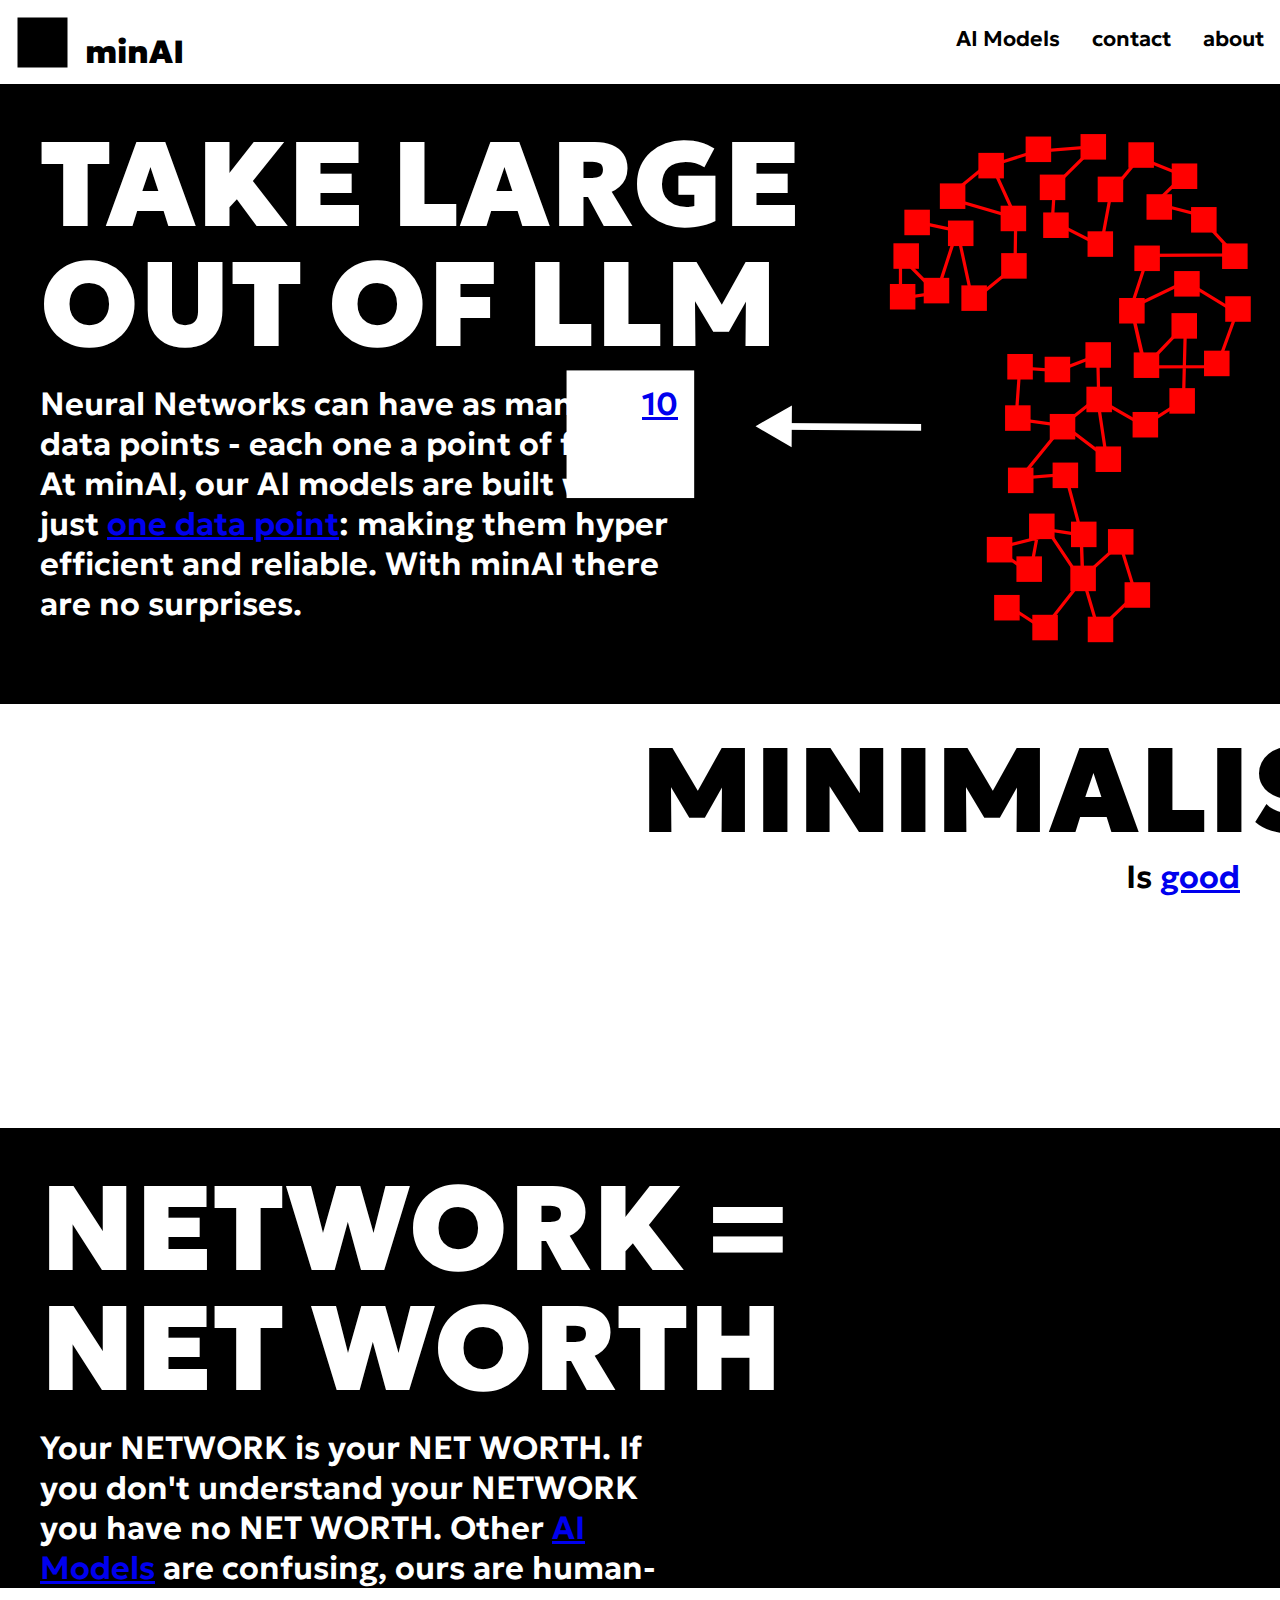
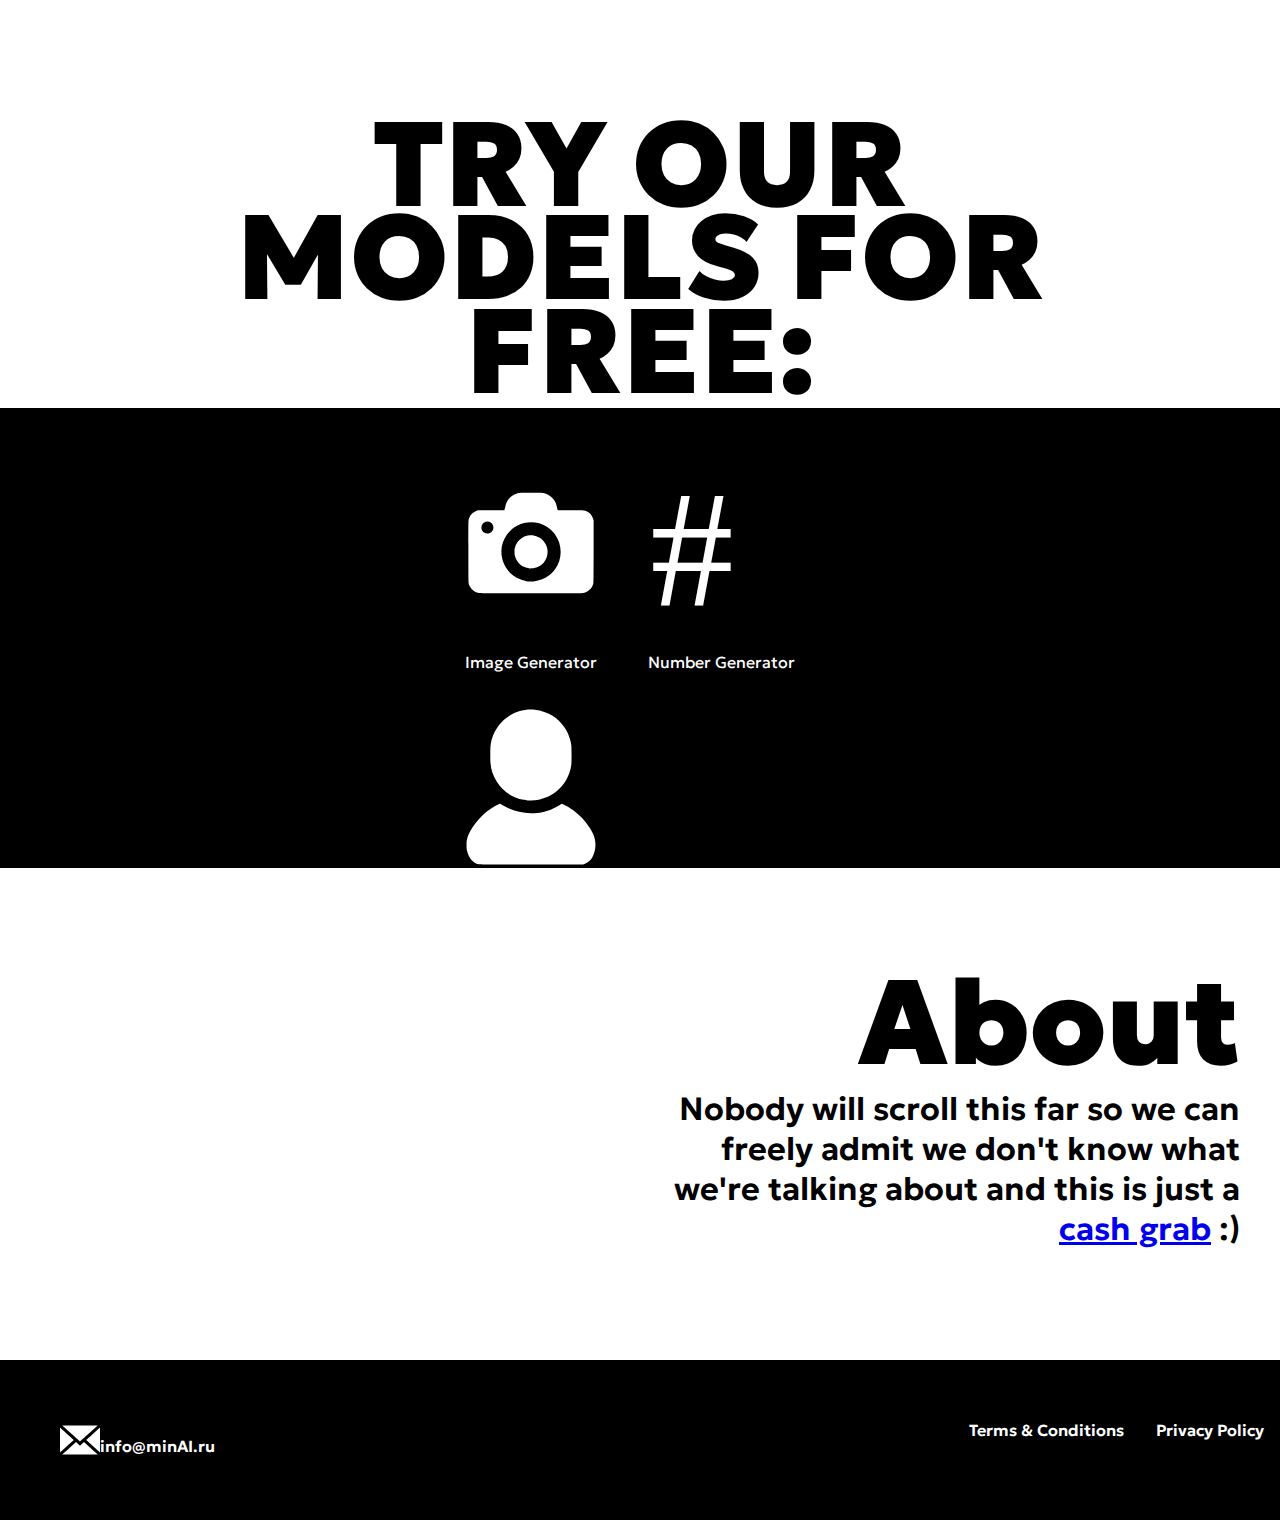
<file: index.html>
<!DOCTYPE html>
<html lang="en">
<head>
    <title>minAI</title>
</head>
<body>
    <link rel=" stylesheet" href="styles.css">
    <div class="headerbox">
        <div class="logobox">
            <img src="square2.svg">
            <p class="sitetitle">minAI</p>

        </div>
        <div class="topnav">
            <a href="#About">
                <p class="navbartext">about</p>
            </a>
            <a href="#Contact">
                <p class="navbartext">contact</p>
            </a>
            <a href="#AIModels">
                <p class="navbartext">AI Models</p>
            </a>
        </div>


    </div>
    <div class="herobox">
        <h1 class="bigheading">TAKE LARGE<br />OUT OF LLM</h1>

        <p class="bodywhite">
            Neural Networks can have as many as <a href="https://en.wikipedia.org/wiki/10" target="_blank"> 10</a> data points - each one a point of failure. At minAI,
            our AI models are built with just <a href="result.html" target="_blank"> one data point</a>:
            making them hyper efficient and reliable.
            With minAI there are no surprises.
        </p>
    </div>
    <div class="whitebox">
        <div class="rightbox">
            <h2 class="bigheadingblack">MINIMALISM</h2>
            <p class="bodyblack">Is <a href="https://en.wikipedia.org/wiki/Minimalism" target="_blank"> good</a></p>
        </div>
    </div>
    <div class="blackbox">
        <h2 class="bigheading">NETWORK =<br />NET WORTH</h2>
        <p class="bodywhite">
            Your NETWORK is your NET WORTH. If you don&#39;t
            understand your NETWORK you have no
            NET WORTH. Other <a href="https://gemini.google.com/app" target="_blank"> AI Models</a> are confusing,
            ours are human-readable. NET WORTH.
        </p>
    </div>

    <div class="whitebox" id="AIModels">
        <h2 class="midheadingblack">TRY OUR MODELS FOR FREE:</h2>
    </div>

    <div class="blackbox">
        <div class="centerbox">
            <div class="gallery">
                <a target="_blank" href="result.html">
                    <img src="camera.svg" alt="Image Generator" width="400" height="400">
                </a>
                <div class="desc">Image Generator</div>
            </div>

            <div class="gallery">
                <a target="_blank" href="result.html">
                    <img src="hashtag.svg" alt="Number Generator" width="400" height="400">
                </a>
                <div class="desc">Number Generator</div>
            </div>
            <div class="gallery">
                <a target="_blank" href="result.html">
                    <img src="human.svg" alt="AI Chatbot" width="400" height="400">
                </a>
                <div class="desc">AI Chatbot</div>
            </div>
        </div>
        </div>
        

    <div class="whitebox" id="About">
        <div class="rightbox">
            <h1 class="bigheadingblack">About</h1>
            <p class="bodyblack">Nobody will scroll this far so we can freely admit we don't know what we're talking about and this is just a <a href="https://coinmarketcap.com/currencies/hawktuuuah/" target="_blank"> cash grab</a> :)</p>
        </div>
    </div>
    <div class="footerbox" id="Contact">
        <div class="emailbox">
            <img src="emailicon.svg">
            <p class="emailtext">info@minAI.ru</p>

        </div>
        <div class="rightbox">
            <div class="topnav">
                <a href="https://knowyourmeme.com/memes/trollface">
                    <p class="emailtext">Privacy Policy</p>
                </a>
                <a href="https://knowyourmeme.com/memes/trollface">
                    <p class="emailtext">Terms & Conditions</p>
                </a>
            </div>
        </div>
        
    </div>
</body>
</html>
</file>
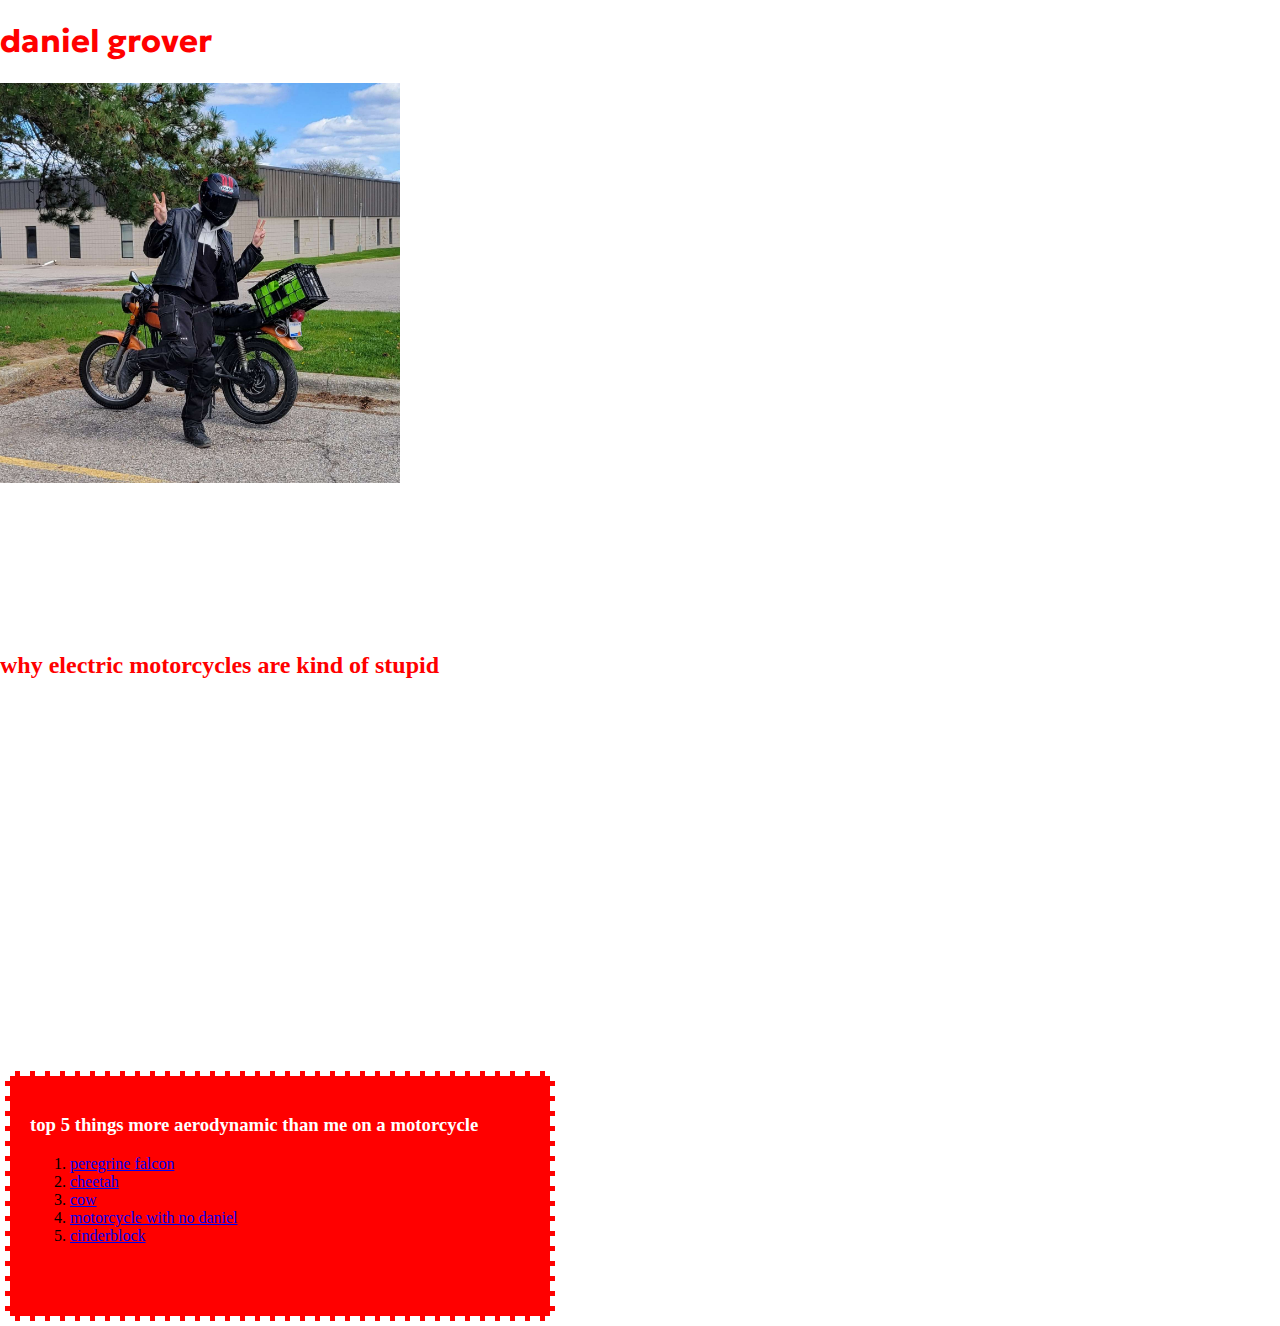
<file: aboutdaniel.html>
<!DOCTYPE html>
<html lang="en">
<head>
    <title>aboutdaniel</title>
</head>
<body>
    <link rel=" stylesheet" href="styles.css">
    <h1 class="red" style="font-family:'Geologica'">daniel grover</h1>
    <img src="DanielWithBike.png" width="400" height="400"><br />
    <h3 class="white">daniel lore</h3><br />
    <p class="white">My name is daniel grover, you didn't kill my father (i hope) so prepare to live a long and wonderful life. I like cats and motorcycles. i have two cats. they have mixed feelings about my motorcycle.</p>
    <br />
    <h2 class="red" style="font-family:'Red October'">why electric motorcycles are kind of stupid</h2>
    <h3 class="white">they aren't cars</h3>
    <p class="white">i built an electric motorcycle and its kind of cool and also kind of stupid. i took a 1971 honda cl175 and took an angle grinder to it, and then did some other stuff to make it run on a big battery instead of gasoline. it turns out there's this thing called air resistance that you're not allowed to ignore in real life, and it makes going fast when you're not aerodynamic very inefficient. the energy density of batteries isn't as good as gasoline so electric vehicles gotta be aerodynamic to go at interesting speeds for useful lengths of time. cars can be very aerodynamic, but motorcycles generally aren't. '</p>
    
    <h3 class="white">key issues with electric motorcycles</h3>
    <h5 class="white">not aerodynamic</h5>
    <h5 class="white">good for environment</h5>
    <h5 class="white">not loud enough to let people know im super cool</h5>
    <h5 class="white">leaves me stranded sometimes</h5>
    <h5 class="white">could be built by someone who isnt an engineer or electrician and lacks self preservation instinct</h5>
    <br />
    
    <div class="box">
        <h3 class="white">top 5 things more aerodynamic than me on a motorcycle</h3>
        <ol>
            <li>
                <a href="https://en.wikipedia.org/wiki/Peregrine_falcon">peregrine falcon</a>
            </li>
            <li>
                <a href="https://en.wikipedia.org/wiki/Cheetah">cheetah</a>
            </li>
            <li>
                <a href="https://en.wikipedia.org/wiki/Cattle">cow</a>
            </li>
            <li>
                <a href="https://ridermagazine.com/2015/07/02/honda-cl175-scrambler-1968-1973/">motorcycle with no daniel</a>
            </li>
            <li>
                <a href="https://en.wikipedia.org/wiki/Concrete_block">cinderblock</a>
            </li>
        </ol>
    </div>
</body>
</html>
</file>
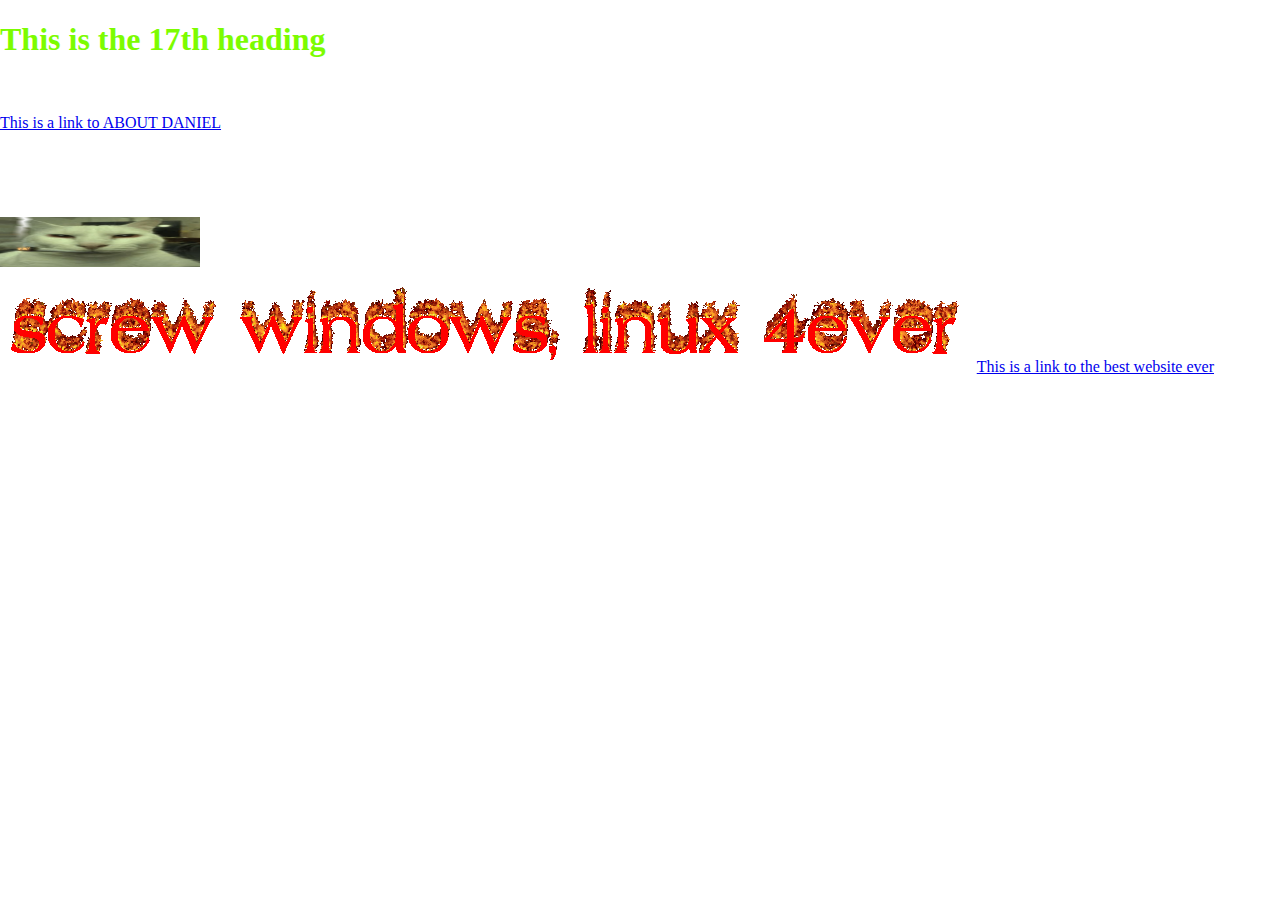
<file: index_OLD.html>
<!DOCTYPE html>
<html lang="en">
<head>
    <title>danielsite</title>
</head>
<body>
    <link rel=" stylesheet" href="styles.css">
    <h1 class="green">This is the 17th heading</h1>
    <p class="white">This might be the paragraph Tag</p>
    <a href="aboutdaniel.html">This is a link to ABOUT DANIEL</a>
    <h2 class="white">This is the 1st heading</h2><br />

    <img src="cat.png" width="200" height="50"><br />

    <img src="awesomegif.gif" width="973" height="101">
    <a href="https://cooltext.com/">This is a link to the best website ever</a>
    <p class="white">Services:</p>
    <h2 class="white">Webdesign: $140/hr</h2>
    <h2 class="white">Henchman Work: $5/hr (you provide the pipe wrench) $15/hr (I provide the pipe wrench)</h2>
</body>
</html>
</file>
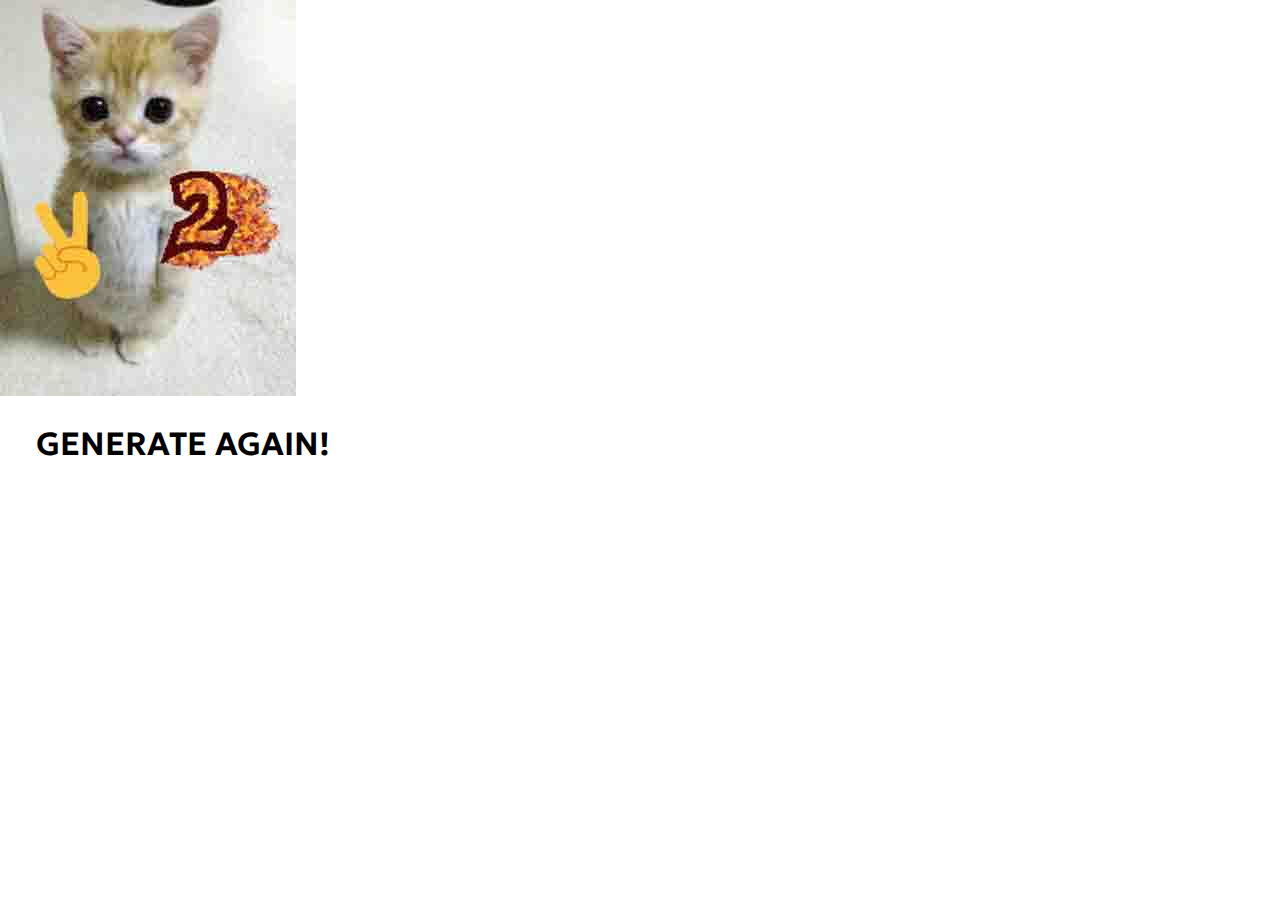
<file: result.html>
<!DOCTYPE html>
<html lang="en">
<head>
    <title>result</title>
</head>
<body>
    <link rel=" stylesheet" href="styles.css">
    <div>
        <img src="untitled.jpg" height="100%"><br />
        <div class="topnav2">
            <a href="result.html" target="_blank">
                <p class="bodyblack">GENERATE AGAIN!</p>
            </a>
        </div>
    </div>
    
   
</body>
</html>
</file>
<file: styles.css>
@import url('https://fonts.googleapis.com/css2?family=Geologica:wght@100..900&display=swap');
body {
    background-color: white;
    font-family: "Comic Sans MS", Comic Sans, serif;
    margin: 0;
    padding: 0;
    overflow-y: scroll;
    overflow-x: hidden;
}
@font-face {
    font-family: redOctoberFont;
    src: url(red-october.october.ttf);
}
.white {
    color:white
}
.green {
    color:lawngreen
}
.red {
    color:red
}
.black {
    color: black
}
.sitetitle {
    color: black;
    float: left;
    text-align: center;
    display: block;
    font-family: "Geologica", Geologica, serif;
    font-weight: 900;
    font-size: 24pt;
}
.emailtext {
    color: white;
    float: left;
    text-align: center;
    display: block;
    font-family: "Geologica", Geologica, serif;
    font-weight: 600;
    font-size: 12pt;
}
.bigheading {
    color: white;
    font-family: "Geologica", Geologica, serif;
    font-weight: 900;
    font-size: 90pt;
    line-height: 90pt;
    margin: 20px;
}
.bigheadingblack {
    color: black;
    font-family: "Geologica", Geologica, serif;
    font-weight: 900;
    font-size: 90pt;
    line-height: 70pt;
    text-align: right;
    margin: 20px;
}
.midheadingblack {
    color: black;
    font-family: "Geologica", Geologica, serif;
    font-weight: 900;
    font-size: 90pt;
    line-height: 70pt;
    text-align: center;
    margin: 20px;
    padding: 110px;
}
.bodywhite {
    color: white;
    font-family: "Geologica", Geologica, serif;
    font-weight: 600;
    font-size: 24pt;
    width: 50%;
    margin: 20px;
}
.bodyblack {
    color: black;
    font-family: "Geologica", Geologica, serif;
    font-weight: 600;
    font-size: 24pt;
    text-align: right;
    margin: 20px;
}
.navbartext {
    color: black;
    font-family: "Geologica", Geologica, serif;
    font-weight: 600;
    font-size: 16pt;
}
.box {
    height: 200px;
    width: 500px;
    padding: 20px;
    margin: 5px;
    border: 5px dashed white;
    background-color: red;
}
.whitebox {
    height: 420px;
    width: 100%;
    background-color: white;
    padding: 0px;
    display: inline-block;
}
.rightbox {
    height: 90%;
    width: 50%;
    padding: 20px;
    margin-right: 0%;
    display: block;
    float: right;
}
.centerbox {
    margin: 0 auto;
    height: 100%;
    width: 35%;
    padding: 20px;
    display: block;
}
.herobox {
    height: 580px;
    width: 100%;
    background-color: black;
    padding: 20px;
    display: inline-block;
    background-image: url(stupidLLM.svg);
    background-position: right;
    background-size: contain;
    background-repeat: no-repeat;
    background-origin: content-box;
}
.herobox img {
    width: 20%;
    height: 50%;
    display: inline-block;
    padding: 20px;
    vertical-align: middle;
    float: right;
}
.blackbox {
    height: 420px;
    width: 100%;
    background-color: black;
    padding: 20px;
}
.footerbox {
    height: 120px;
    width: 100%;
    background-color: black;
    padding: 20px;
    margin: 0px;
    display: inline-block;
    text-align: center;
}

.headerbox {
    height: 80px;
    width: 100%;
    background-color: white;
    padding: 0px;
    margin: 0px;
    display: inline-block;
    text-align: center;
}
.headerbutton {
    height: 10px;
    width: 50%;
    background-color: navajowhite;
    padding: 20px;
    margin: auto;
    text-align: center;
   
}
.nav {
    list-style-type: none;
    margin: 0px;
    padding: 0px;
    text-align: center;
    background-color: yellow;
    height: inherit;
    width: inherit;
}

.nav li {
    display: inline-block;
    padding: 14px 16px;
    background-color: navajowhite;
}
.headerli2 {
    display: inline-block;
    background-color: navajowhite;
}

.headerbox a {
    float: left;
    display: block;
    text-align: center;
    padding: 14px 16px;
    text-decoration: none;
}

.logobox img {
    width: 85px;
    height: 85px;
    display: block;
    vertical-align: middle;
    float: left;
}


.topnav {
    overflow: hidden;
    width: 70%;
    float: right;
    display: block;
}
.topnav2 {
    overflow: hidden;
    width: 70%;
    float: left;
    display: block;
}

.logobox {
    height: 80px;
    padding: 0px;
    margin: auto;
    display: inline-block;

    float: left;
    width: 20%;
}

.emailbox {
    height: 80px;
    padding: 40px;
    margin: auto;
    display: inline-block;
    float: left;
    width: 20%;
}
.emailbox img {
    width: 40px;
    height: 40px;
    display: block;
    vertical-align: middle;
    float: left;
}

.topnav a {
  float: right;
  display: block;
  text-align: center;
  padding: 4px 16px;
  text-decoration: none;
  margin: 0px;
}

.topnav2 a {
    display: block;
    text-align: center;
    padding: 4px 16px;
    float: left;
    text-decoration: none;
    margin: 0px;
}

.topnav a:hover {
  background-color: #ddd;
  color: black;
}

.topnav2 a:hover {
    background-color: #ddd;
    color: black;
}

div.gallery {
    margin: 5px;
    float: left;
    width: 180px;
}

    div.gallery:hover {
        border: 1px solid white;
    }

    div.gallery img {
        width: 100%;
        height: auto;
    }

div.desc {
    padding: 15px;
    text-align: center;
    color: white;
    font-family: "Geologica", Geologica, serif;
    font-weight: 400;
}
</file>
